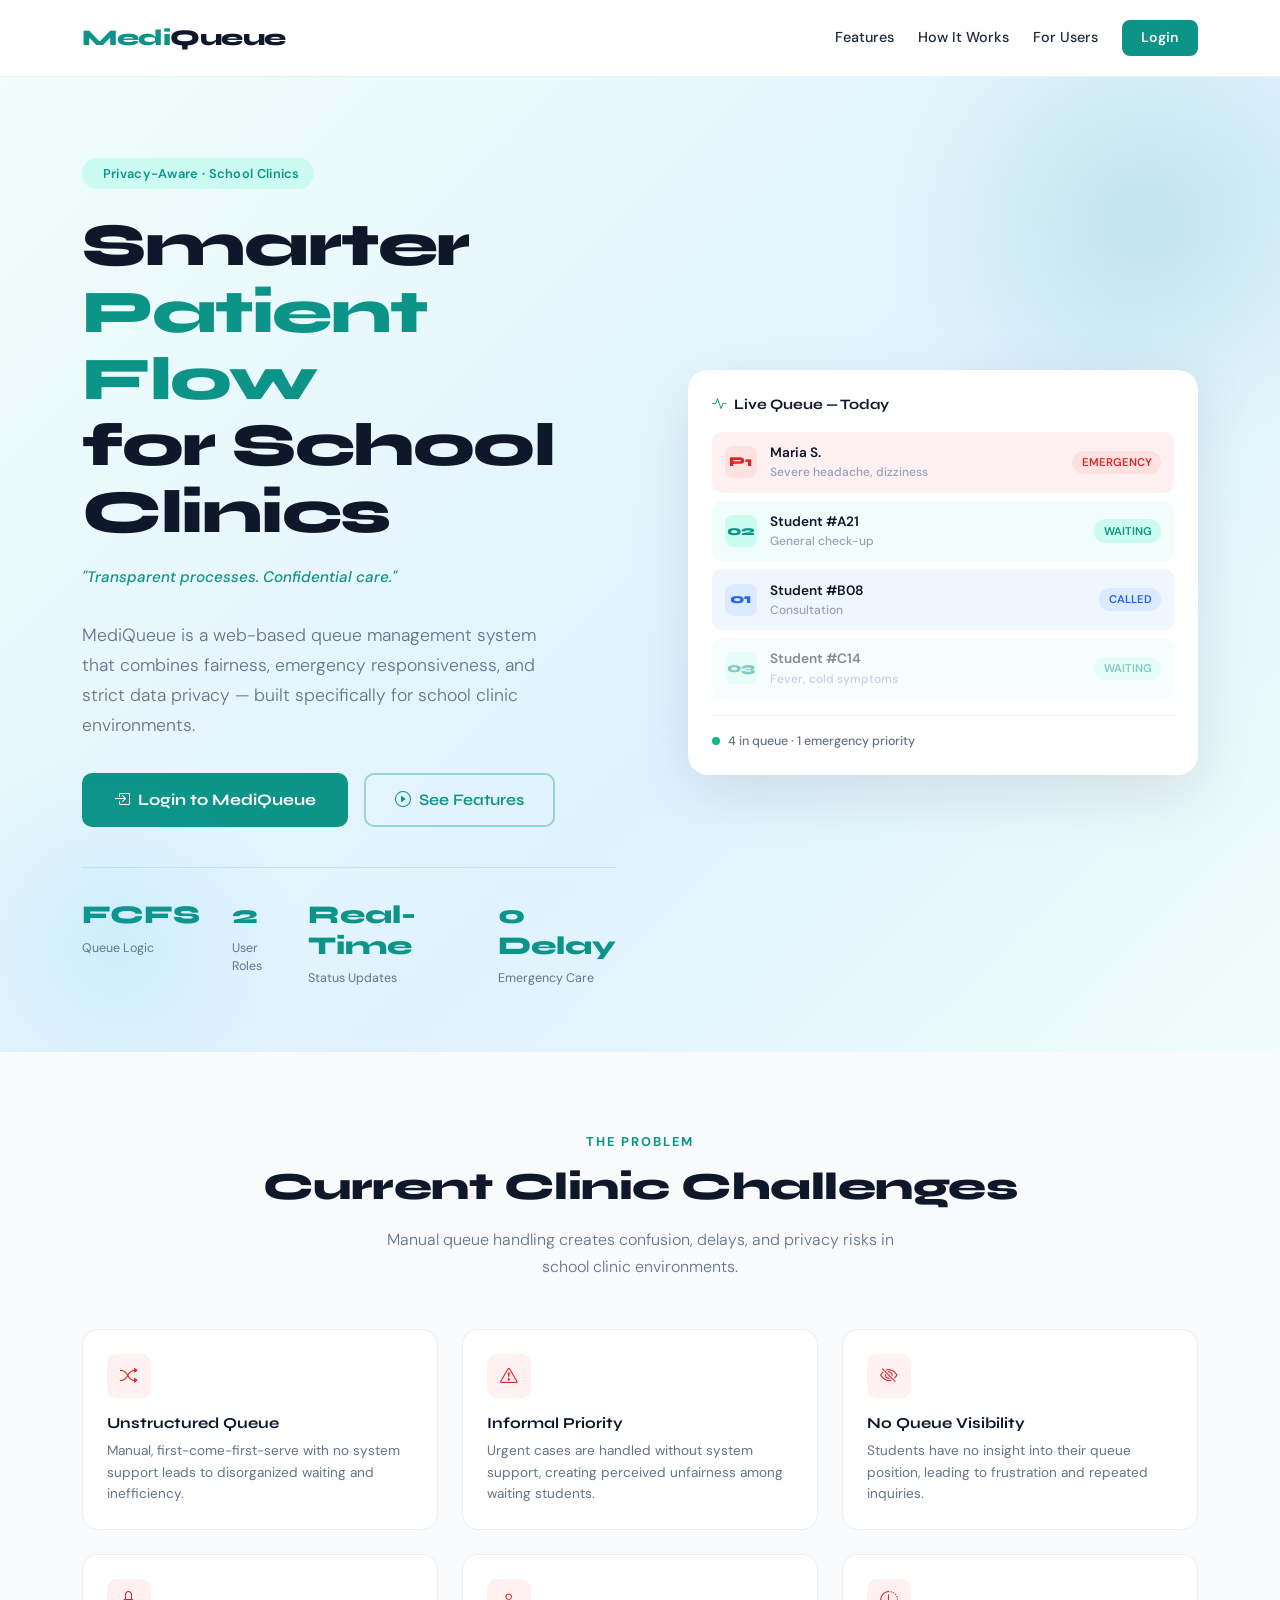
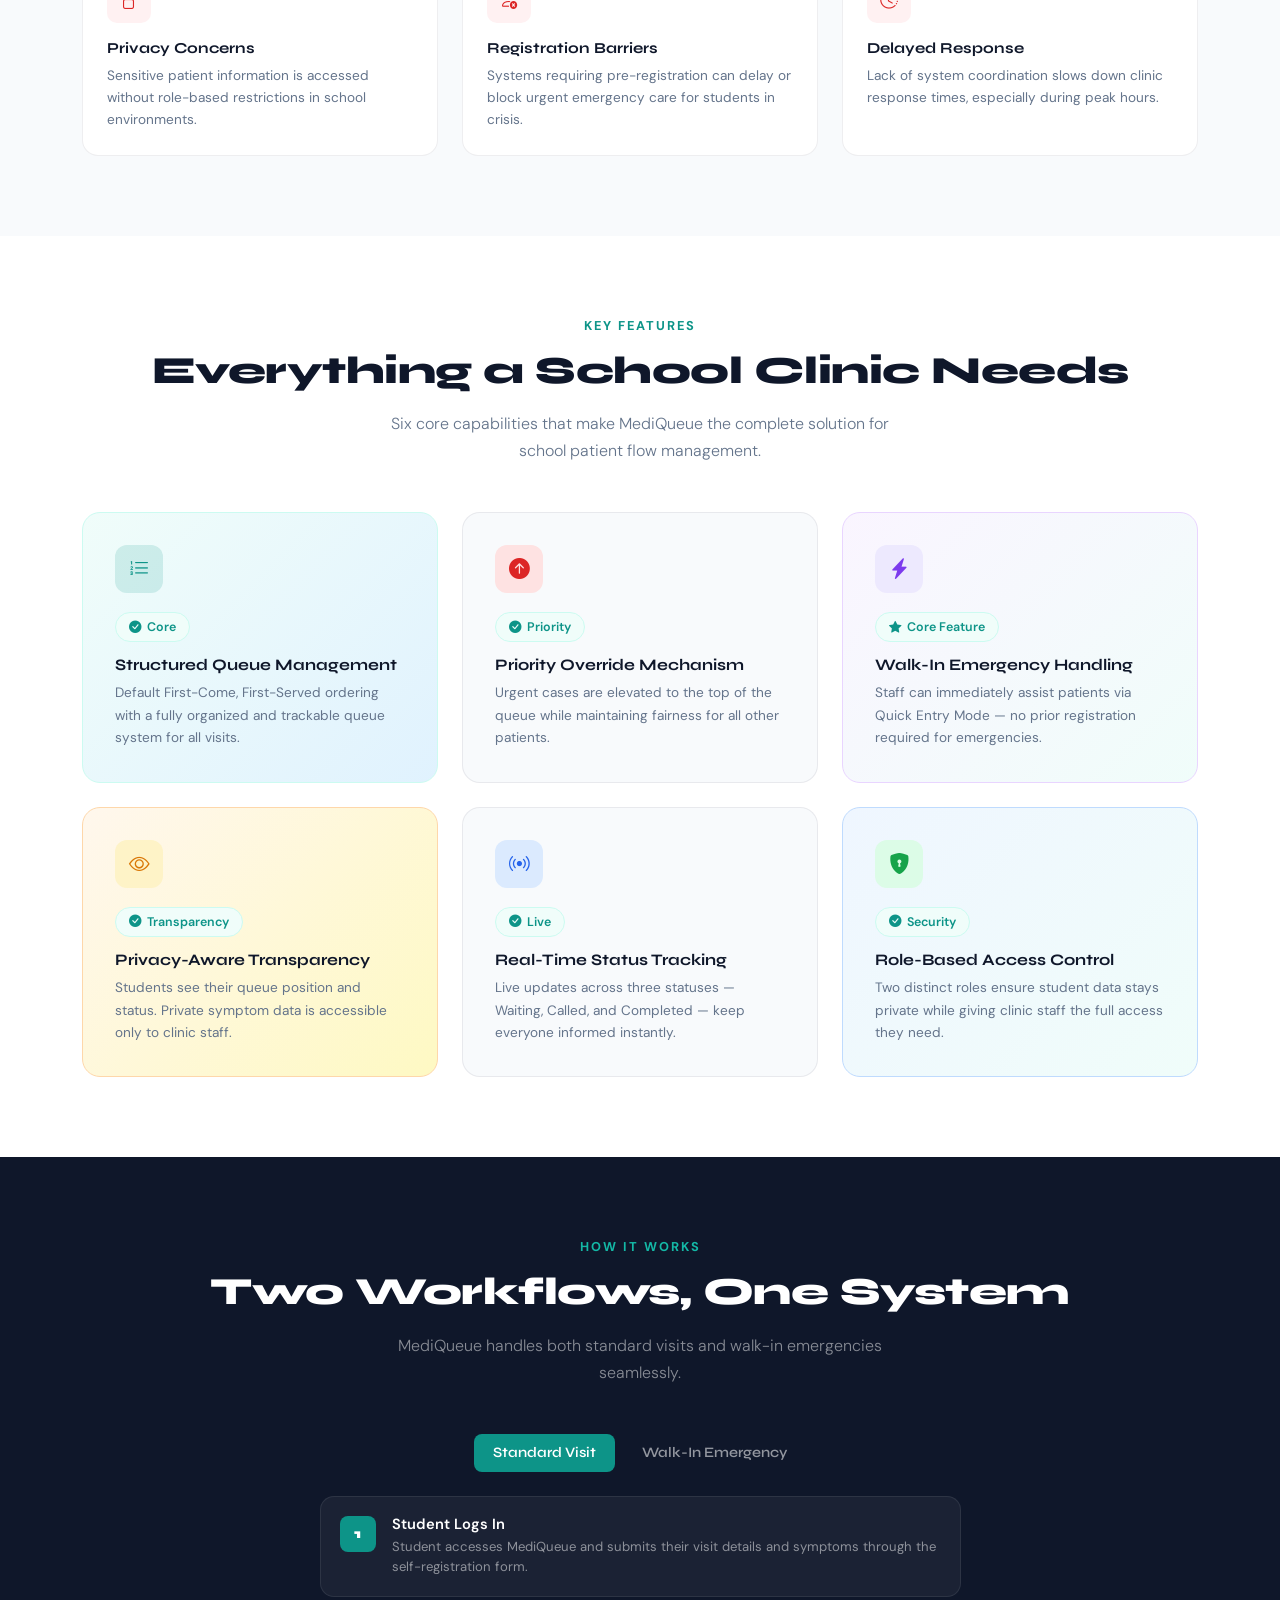
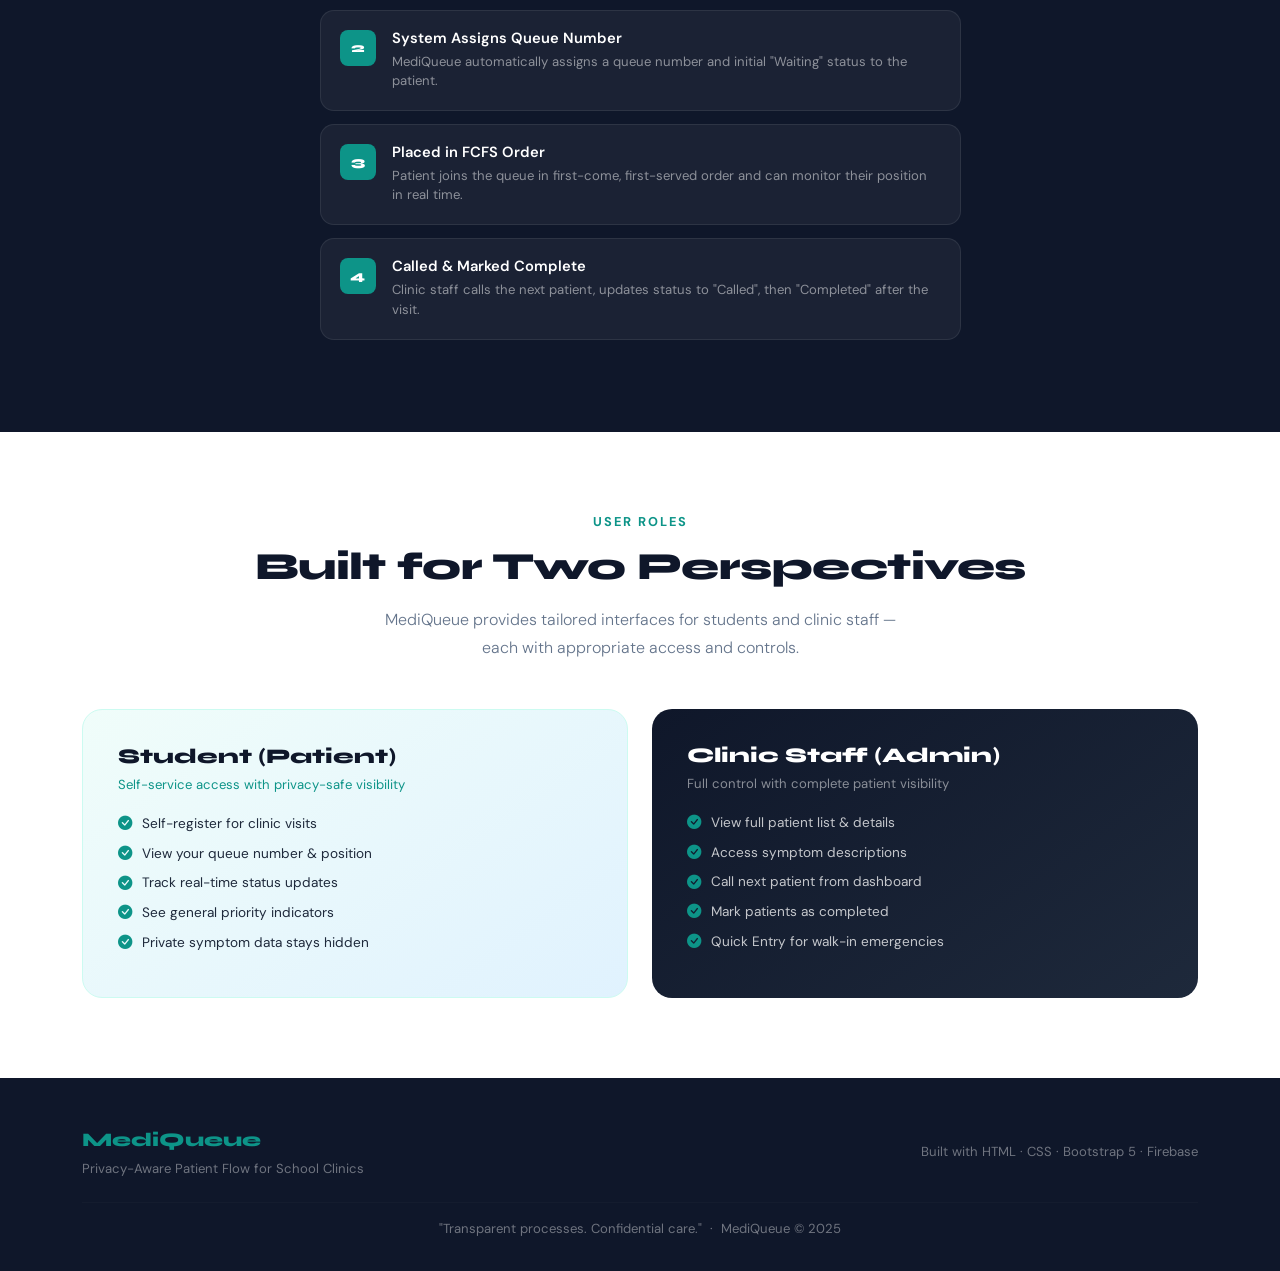
<file: index.html>
<!doctype html>
<html lang="en">
  <head>
    <meta charset="UTF-8" />
    <meta name="viewport" content="width=device-width, initial-scale=1.0" />
    <title>MediQueue — Privacy-Aware Patient Flow</title>
    <link
      href="https://cdn.jsdelivr.net/npm/bootstrap@5.3.3/dist/css/bootstrap.min.css"
      rel="stylesheet"
    />
    <link
      href="https://fonts.googleapis.com/css2?family=Syne:wght@400;600;700;800&family=DM+Sans:ital,wght@0,300;0,400;0,500;1,300&display=swap"
      rel="stylesheet"
    />
    <link
      href="https://cdn.jsdelivr.net/npm/bootstrap-icons@1.11.3/font/bootstrap-icons.min.css"
      rel="stylesheet"
    />
    <style>
      :root {
        --teal: #0d9488;
        --teal-light: #14b8a6;
        --teal-pale: #ccfbf1;
        --navy: #0f172a;
        --slate: #1e293b;
        --muted: #64748b;
        --soft: #f8fafc;
        --white: #ffffff;
        --accent: #f0fdfa;
      }

      * {
        margin: 0;
        padding: 0;
        box-sizing: border-box;
      }

      body {
        font-family: "DM Sans", sans-serif;
        background: var(--white);
        color: var(--navy);
        overflow-x: hidden;
      }

      h1,
      h2,
      h3,
      h4,
      h5,
      .display-font {
        font-family: "Syne", sans-serif;
      }

      /* ── NAVBAR ── */
      .navbar {
        background: rgba(255, 255, 255, 0.92);
        backdrop-filter: blur(12px);
        border-bottom: 1px solid rgba(13, 148, 136, 0.1);
        padding: 1rem 0;
        position: sticky;
        top: 0;
        z-index: 1000;
      }
      .navbar-brand {
        font-family: "Syne", sans-serif;
        font-weight: 800;
        font-size: 1.4rem;
        color: var(--teal) !important;
        letter-spacing: -0.5px;
      }
      .navbar-brand span {
        color: var(--navy);
      }
      .nav-link {
        font-size: 0.9rem;
        font-weight: 500;
        color: var(--slate) !important;
        transition: color 0.2s;
      }
      .nav-link:hover {
        color: var(--teal) !important;
      }
      .btn-nav-login {
        background: var(--teal);
        color: white !important;
        border-radius: 8px;
        padding: 0.45rem 1.2rem !important;
        font-weight: 600;
        font-size: 0.88rem;
        transition:
          background 0.2s,
          transform 0.15s;
      }
      .btn-nav-login:hover {
        background: #0b7c72;
        transform: translateY(-1px);
      }

      /* ── HERO ── */
      .hero {
        min-height: 92vh;
        display: flex;
        align-items: center;
        background: linear-gradient(
          135deg,
          #f0fdfa 0%,
          #e0f2fe 60%,
          #f0fdfa 100%
        );
        position: relative;
        overflow: hidden;
        padding: 5rem 0 4rem;
      }
      .hero::before {
        content: "";
        position: absolute;
        top: -120px;
        right: -120px;
        width: 520px;
        height: 520px;
        background: radial-gradient(
          circle,
          rgba(13, 148, 136, 0.15) 0%,
          transparent 70%
        );
        border-radius: 50%;
      }
      .hero::after {
        content: "";
        position: absolute;
        bottom: -80px;
        left: -80px;
        width: 380px;
        height: 380px;
        background: radial-gradient(
          circle,
          rgba(14, 165, 233, 0.1) 0%,
          transparent 70%
        );
        border-radius: 50%;
      }
      .hero-badge {
        display: inline-flex;
        align-items: center;
        gap: 0.4rem;
        background: var(--teal-pale);
        color: var(--teal);
        font-size: 0.8rem;
        font-weight: 600;
        padding: 0.35rem 0.9rem;
        border-radius: 999px;
        margin-bottom: 1.5rem;
        letter-spacing: 0.3px;
      }
      .hero h1 {
        font-size: clamp(2.4rem, 5vw, 3.8rem);
        font-weight: 800;
        line-height: 1.1;
        letter-spacing: -1.5px;
        color: var(--navy);
        margin-bottom: 1.2rem;
      }
      .hero h1 .highlight {
        color: var(--teal);
      }
      .hero p.lead {
        font-size: 1.1rem;
        color: var(--muted);
        max-width: 480px;
        line-height: 1.7;
        margin-bottom: 2rem;
        font-weight: 300;
      }
      .tagline {
        font-style: italic;
        color: var(--teal);
        font-size: 0.95rem;
        margin-bottom: 2rem;
        font-weight: 500;
      }
      .btn-hero-primary {
        background: var(--teal);
        color: white;
        border: none;
        border-radius: 10px;
        padding: 0.85rem 2rem;
        font-family: "Syne", sans-serif;
        font-weight: 700;
        font-size: 1rem;
        transition: all 0.2s;
        text-decoration: none;
        display: inline-flex;
        align-items: center;
        gap: 0.5rem;
      }
      .btn-hero-primary:hover {
        background: #0b7c72;
        color: white;
        transform: translateY(-2px);
        box-shadow: 0 8px 24px rgba(13, 148, 136, 0.3);
      }
      .btn-hero-outline {
        border: 2px solid rgba(13, 148, 136, 0.35);
        color: var(--teal);
        border-radius: 10px;
        padding: 0.82rem 1.8rem;
        font-family: "Syne", sans-serif;
        font-weight: 600;
        font-size: 1rem;
        transition: all 0.2s;
        text-decoration: none;
        display: inline-flex;
        align-items: center;
        gap: 0.5rem;
      }
      .btn-hero-outline:hover {
        background: var(--teal-pale);
        border-color: var(--teal);
        color: var(--teal);
      }
      .hero-stats {
        display: flex;
        gap: 2rem;
        margin-top: 2.5rem;
        padding-top: 2rem;
        border-top: 1px solid rgba(13, 148, 136, 0.15);
      }
      .stat-item h4 {
        font-size: 1.6rem;
        font-weight: 800;
        color: var(--teal);
      }
      .stat-item p {
        font-size: 0.78rem;
        color: var(--muted);
        font-weight: 400;
        margin: 0;
      }

      /* ── HERO VISUAL ── */
      .hero-card {
        background: white;
        border-radius: 20px;
        box-shadow: 0 20px 60px rgba(15, 23, 42, 0.1);
        padding: 1.5rem;
        position: relative;
        animation: float 4s ease-in-out infinite;
      }
      @keyframes float {
        0%,
        100% {
          transform: translateY(0px);
        }
        50% {
          transform: translateY(-10px);
        }
      }
      .queue-item {
        display: flex;
        align-items: center;
        gap: 0.8rem;
        padding: 0.7rem 0.8rem;
        border-radius: 10px;
        margin-bottom: 0.5rem;
        font-size: 0.85rem;
        font-weight: 500;
      }
      .queue-item.urgent {
        background: #fff1f2;
      }
      .queue-item.waiting {
        background: #f0fdfa;
      }
      .queue-item.called {
        background: #eff6ff;
      }
      .queue-num {
        width: 32px;
        height: 32px;
        border-radius: 8px;
        display: flex;
        align-items: center;
        justify-content: center;
        font-family: "Syne", sans-serif;
        font-weight: 800;
        font-size: 0.85rem;
        flex-shrink: 0;
      }
      .queue-num.urgent {
        background: #fee2e2;
        color: #dc2626;
      }
      .queue-num.waiting {
        background: #ccfbf1;
        color: #0d9488;
      }
      .queue-num.called {
        background: #dbeafe;
        color: #2563eb;
      }
      .queue-badge {
        margin-left: auto;
        font-size: 0.7rem;
        padding: 0.2rem 0.6rem;
        border-radius: 999px;
        font-weight: 600;
      }
      .badge-urgent {
        background: #fee2e2;
        color: #dc2626;
      }
      .badge-waiting {
        background: #ccfbf1;
        color: #0d9488;
      }
      .badge-called {
        background: #dbeafe;
        color: #2563eb;
      }
      .card-header-label {
        font-family: "Syne", sans-serif;
        font-weight: 700;
        font-size: 0.9rem;
        color: var(--navy);
        margin-bottom: 1rem;
        display: flex;
        align-items: center;
        gap: 0.5rem;
      }

      /* ── SECTION BASE ── */
      section {
        padding: 5rem 0;
      }
      .section-label {
        font-size: 0.8rem;
        font-weight: 700;
        letter-spacing: 2px;
        text-transform: uppercase;
        color: var(--teal);
        margin-bottom: 0.8rem;
      }
      .section-title {
        font-size: clamp(1.8rem, 3vw, 2.5rem);
        font-weight: 800;
        letter-spacing: -0.5px;
        color: var(--navy);
        margin-bottom: 1rem;
      }
      .section-sub {
        color: var(--muted);
        font-size: 1rem;
        max-width: 520px;
        line-height: 1.7;
        font-weight: 300;
      }

      /* ── PROBLEM SECTION ── */
      .problem-section {
        background: var(--soft);
      }
      .problem-card {
        background: white;
        border-radius: 16px;
        padding: 1.5rem;
        border: 1px solid rgba(15, 23, 42, 0.07);
        height: 100%;
        transition:
          box-shadow 0.2s,
          transform 0.2s;
      }
      .problem-card:hover {
        box-shadow: 0 8px 30px rgba(15, 23, 42, 0.08);
        transform: translateY(-3px);
      }
      .problem-icon {
        width: 44px;
        height: 44px;
        background: #fff1f2;
        border-radius: 10px;
        display: flex;
        align-items: center;
        justify-content: center;
        margin-bottom: 1rem;
        color: #dc2626;
        font-size: 1.1rem;
      }
      .problem-card h5 {
        font-size: 0.95rem;
        font-weight: 700;
        margin-bottom: 0.5rem;
        color: var(--navy);
      }
      .problem-card p {
        font-size: 0.85rem;
        color: var(--muted);
        line-height: 1.6;
        margin: 0;
      }

      /* ── FEATURES ── */
      .features-section {
        background: white;
      }
      .feature-pill {
        display: inline-flex;
        align-items: center;
        gap: 0.4rem;
        background: var(--accent);
        border: 1px solid var(--teal-pale);
        color: var(--teal);
        font-size: 0.78rem;
        font-weight: 600;
        padding: 0.3rem 0.8rem;
        border-radius: 999px;
        margin-bottom: 0.8rem;
      }
      .feature-card {
        border-radius: 18px;
        padding: 2rem;
        height: 100%;
        transition:
          transform 0.2s,
          box-shadow 0.2s;
      }
      .feature-card:hover {
        transform: translateY(-4px);
        box-shadow: 0 12px 40px rgba(15, 23, 42, 0.1);
      }
      .feature-card.card-a {
        background: linear-gradient(135deg, #f0fdfa, #e0f2fe);
        border: 1px solid var(--teal-pale);
      }
      .feature-card.card-b {
        background: var(--soft);
        border: 1px solid rgba(15, 23, 42, 0.07);
      }
      .feature-card.card-c {
        background: linear-gradient(135deg, #faf5ff, #f0fdfa);
        border: 1px solid #e9d5ff;
      }
      .feature-card.card-d {
        background: linear-gradient(135deg, #fff7ed, #fef9c3);
        border: 1px solid #fed7aa;
      }
      .feature-card.card-e {
        background: var(--soft);
        border: 1px solid rgba(15, 23, 42, 0.07);
      }
      .feature-card.card-f {
        background: linear-gradient(135deg, #eff6ff, #f0fdfa);
        border: 1px solid #bfdbfe;
      }
      .feat-icon {
        width: 48px;
        height: 48px;
        border-radius: 12px;
        display: flex;
        align-items: center;
        justify-content: center;
        font-size: 1.3rem;
        margin-bottom: 1.2rem;
      }
      .feat-icon.teal {
        background: rgba(13, 148, 136, 0.15);
        color: var(--teal);
      }
      .feat-icon.red {
        background: #fee2e2;
        color: #dc2626;
      }
      .feat-icon.violet {
        background: #ede9fe;
        color: #7c3aed;
      }
      .feat-icon.amber {
        background: #fef3c7;
        color: #d97706;
      }
      .feat-icon.blue {
        background: #dbeafe;
        color: #2563eb;
      }
      .feat-icon.green {
        background: #dcfce7;
        color: #16a34a;
      }
      .feature-card h5 {
        font-size: 1rem;
        font-weight: 700;
        margin-bottom: 0.5rem;
        color: var(--navy);
      }
      .feature-card p {
        font-size: 0.85rem;
        color: var(--muted);
        line-height: 1.65;
        margin: 0;
      }

      /* ── HOW IT WORKS ── */
      .workflow-section {
        background: var(--navy);
        color: white;
      }
      .workflow-section .section-label {
        color: var(--teal-light);
      }
      .workflow-section .section-title {
        color: white;
      }
      .workflow-section .section-sub {
        color: rgba(255, 255, 255, 0.55);
      }
      .workflow-tabs .nav-link {
        color: rgba(255, 255, 255, 0.55) !important;
        font-family: "Syne", sans-serif;
        font-weight: 600;
        font-size: 0.9rem;
        border-radius: 8px;
        padding: 0.5rem 1.2rem;
        transition: all 0.2s;
        border: none;
      }
      .workflow-tabs .nav-link.active {
        background: var(--teal) !important;
        color: white !important;
      }
      .step-item {
        display: flex;
        align-items: flex-start;
        gap: 1rem;
        padding: 1.2rem;
        border-radius: 14px;
        background: rgba(255, 255, 255, 0.05);
        border: 1px solid rgba(255, 255, 255, 0.08);
        margin-bottom: 0.8rem;
      }
      .step-num {
        width: 36px;
        height: 36px;
        background: var(--teal);
        border-radius: 8px;
        display: flex;
        align-items: center;
        justify-content: center;
        font-family: "Syne", sans-serif;
        font-weight: 800;
        font-size: 0.85rem;
        color: white;
        flex-shrink: 0;
      }
      .step-item h6 {
        font-size: 0.92rem;
        font-weight: 600;
        margin-bottom: 0.25rem;
        color: white;
      }
      .step-item p {
        font-size: 0.82rem;
        color: rgba(255, 255, 255, 0.5);
        margin: 0;
        line-height: 1.5;
      }

      /* ── ROLES ── */
      .roles-section {
        background: white;
      }
      .role-card {
        border-radius: 20px;
        padding: 2.2rem;
        height: 100%;
      }
      .role-card.student {
        background: linear-gradient(145deg, #f0fdfa, #e0f2fe);
        border: 1px solid var(--teal-pale);
      }
      .role-card.staff {
        background: linear-gradient(145deg, #0f172a, #1e293b);
        color: white;
      }
      .role-icon {
        font-size: 2rem;
        margin-bottom: 1.2rem;
      }
      .role-card h4 {
        font-size: 1.3rem;
        font-weight: 800;
        margin-bottom: 0.3rem;
      }
      .role-card.student h4 {
        color: var(--navy);
      }
      .role-card.staff h4 {
        color: white;
      }
      .role-card .sub {
        font-size: 0.82rem;
        margin-bottom: 1.2rem;
      }
      .role-card.student .sub {
        color: var(--teal);
      }
      .role-card.staff .sub {
        color: rgba(255, 255, 255, 0.5);
      }
      .role-feature {
        display: flex;
        align-items: center;
        gap: 0.6rem;
        font-size: 0.85rem;
        margin-bottom: 0.5rem;
      }
      .role-card.student .role-feature {
        color: var(--slate);
      }
      .role-card.staff .role-feature {
        color: rgba(255, 255, 255, 0.75);
      }
      .role-feature i {
        color: var(--teal);
        font-size: 0.9rem;
        flex-shrink: 0;
      }

      /* ── CTA ── */
      .cta-section {
        background: linear-gradient(135deg, var(--teal) 0%, #0284c7 100%);
        padding: 5rem 0;
      }
      .cta-section h2 {
        color: white;
        font-size: clamp(2rem, 4vw, 3rem);
        font-weight: 800;
        letter-spacing: -1px;
        margin-bottom: 1rem;
      }
      .cta-section p {
        color: rgba(255, 255, 255, 0.8);
        font-size: 1rem;
        margin-bottom: 2rem;
      }
      .btn-cta {
        background: white;
        color: var(--teal);
        border: none;
        border-radius: 10px;
        padding: 0.9rem 2.2rem;
        font-family: "Syne", sans-serif;
        font-weight: 700;
        font-size: 1rem;
        text-decoration: none;
        display: inline-flex;
        align-items: center;
        gap: 0.5rem;
        transition: all 0.2s;
      }
      .btn-cta:hover {
        transform: translateY(-2px);
        box-shadow: 0 10px 30px rgba(0, 0, 0, 0.2);
        color: var(--teal);
      }

      /* ── FOOTER ── */
      footer {
        background: var(--navy);
        padding: 3rem 0 2rem;
      }
      footer .brand {
        font-family: "Syne", sans-serif;
        font-weight: 800;
        color: var(--teal);
        font-size: 1.2rem;
      }
      footer p {
        color: rgba(255, 255, 255, 0.4);
        font-size: 0.82rem;
        margin: 0;
      }
      footer .divider {
        border-color: rgba(255, 255, 255, 0.08);
        margin: 1.5rem 0 1rem;
      }

      /* ── ANIMATIONS ── */
      .fade-up {
        opacity: 0;
        transform: translateY(30px);
        transition:
          opacity 0.6s ease,
          transform 0.6s ease;
      }
      .fade-up.visible {
        opacity: 1;
        transform: translateY(0);
      }

      /* ── RESPONSIVE ── */
      @media (max-width: 768px) {
        .hero-stats {
          gap: 1.2rem;
        }
        .stat-item h4 {
          font-size: 1.3rem;
        }
      }
    </style>
  </head>
  <body>
    <!-- ── NAVBAR ── -->
    <nav class="navbar navbar-expand-lg">
      <div class="container">
        <a class="navbar-brand" href="#">Medi<span>Queue</span></a>
        <button
          class="navbar-toggler border-0"
          type="button"
          data-bs-toggle="collapse"
          data-bs-target="#navMenu"
        >
          <span class="navbar-toggler-icon"></span>
        </button>
        <div class="collapse navbar-collapse" id="navMenu">
          <ul
            class="navbar-nav ms-auto align-items-lg-center gap-lg-2 mb-2 mb-lg-0"
          >
            <li class="nav-item">
              <a class="nav-link" href="#features">Features</a>
            </li>
            <li class="nav-item">
              <a class="nav-link" href="#how-it-works">How It Works</a>
            </li>
            <li class="nav-item">
              <a class="nav-link" href="#roles">For Users</a>
            </li>
            <li class="nav-item ms-lg-2 mt-2 mt-lg-0">
              <a class="nav-link btn-nav-login" href="mediqueue.html">Login</a>
            </li>
          </ul>
        </div>
      </div>
    </nav>

    <!-- ── HERO ── -->
    <section class="hero">
      <div class="container">
        <div class="row align-items-center g-5">
          <div class="col-lg-6">
            <div class="hero-badge">
              <i class="bi bi-shield-check-fill"></i> Privacy-Aware · School
              Clinics
            </div>
            <h1>
              Smarter <span class="highlight">Patient Flow</span><br />for
              School Clinics
            </h1>
            <p class="tagline">"Transparent processes. Confidential care."</p>
            <p class="lead">
              MediQueue is a web-based queue management system that combines
              fairness, emergency responsiveness, and strict data privacy —
              built specifically for school clinic environments.
            </p>
            <div class="d-flex flex-wrap gap-3">
              <a href="mediqueue.html" class="btn-hero-primary">
                <i class="bi bi-box-arrow-in-right"></i> Login to MediQueue
              </a>
              <a href="#features" class="btn-hero-outline">
                <i class="bi bi-play-circle"></i> See Features
              </a>
            </div>
            <div class="hero-stats">
              <div class="stat-item">
                <h4>FCFS</h4>
                <p>Queue Logic</p>
              </div>
              <div class="stat-item">
                <h4>2</h4>
                <p>User Roles</p>
              </div>
              <div class="stat-item">
                <h4>Real-Time</h4>
                <p>Status Updates</p>
              </div>
              <div class="stat-item">
                <h4>0 Delay</h4>
                <p>Emergency Care</p>
              </div>
            </div>
          </div>
          <div class="col-lg-6">
            <div class="hero-card ms-lg-4">
              <div class="card-header-label">
                <i
                  class="bi bi-activity text-teal"
                  style="color: var(--teal)"
                ></i>
                Live Queue — Today
              </div>
              <div class="queue-item urgent">
                <div class="queue-num urgent">P1</div>
                <div>
                  <div
                    style="font-size: 0.85rem; font-weight: 600; color: #0f172a"
                  >
                    Maria S.
                  </div>
                  <div style="font-size: 0.75rem; color: #94a3b8">
                    Severe headache, dizziness
                  </div>
                </div>
                <span class="queue-badge badge-urgent">EMERGENCY</span>
              </div>
              <div class="queue-item waiting">
                <div class="queue-num waiting">02</div>
                <div>
                  <div
                    style="font-size: 0.85rem; font-weight: 600; color: #0f172a"
                  >
                    Student #A21
                  </div>
                  <div style="font-size: 0.75rem; color: #94a3b8">
                    General check-up
                  </div>
                </div>
                <span class="queue-badge badge-waiting">WAITING</span>
              </div>
              <div class="queue-item called">
                <div class="queue-num called">01</div>
                <div>
                  <div
                    style="font-size: 0.85rem; font-weight: 600; color: #0f172a"
                  >
                    Student #B08
                  </div>
                  <div style="font-size: 0.75rem; color: #94a3b8">
                    Consultation
                  </div>
                </div>
                <span class="queue-badge badge-called">CALLED</span>
              </div>
              <div class="queue-item waiting" style="opacity: 0.5">
                <div class="queue-num waiting">03</div>
                <div>
                  <div
                    style="font-size: 0.85rem; font-weight: 600; color: #0f172a"
                  >
                    Student #C14
                  </div>
                  <div style="font-size: 0.75rem; color: #94a3b8">
                    Fever, cold symptoms
                  </div>
                </div>
                <span class="queue-badge badge-waiting">WAITING</span>
              </div>
              <div
                style="
                  margin-top: 1rem;
                  padding-top: 1rem;
                  border-top: 1px solid #f1f5f9;
                  display: flex;
                  align-items: center;
                  gap: 0.5rem;
                "
              >
                <div
                  style="
                    width: 8px;
                    height: 8px;
                    background: #10b981;
                    border-radius: 50%;
                    animation: pulse 2s infinite;
                  "
                ></div>
                <span
                  style="font-size: 0.78rem; color: #64748b; font-weight: 500"
                  >4 in queue · 1 emergency priority</span
                >
              </div>
            </div>
          </div>
        </div>
      </div>
    </section>

    <!-- ── PROBLEM ── -->
    <section class="problem-section fade-up">
      <div class="container">
        <div class="text-center mb-5">
          <div class="section-label">The Problem</div>
          <h2 class="section-title">Current Clinic Challenges</h2>
          <p class="section-sub mx-auto">
            Manual queue handling creates confusion, delays, and privacy risks
            in school clinic environments.
          </p>
        </div>
        <div class="row g-4">
          <div class="col-md-6 col-lg-4">
            <div class="problem-card">
              <div class="problem-icon"><i class="bi bi-shuffle"></i></div>
              <h5>Unstructured Queue</h5>
              <p>
                Manual, first-come-first-serve with no system support leads to
                disorganized waiting and inefficiency.
              </p>
            </div>
          </div>
          <div class="col-md-6 col-lg-4">
            <div class="problem-card">
              <div class="problem-icon">
                <i class="bi bi-exclamation-triangle"></i>
              </div>
              <h5>Informal Priority</h5>
              <p>
                Urgent cases are handled without system support, creating
                perceived unfairness among waiting students.
              </p>
            </div>
          </div>
          <div class="col-md-6 col-lg-4">
            <div class="problem-card">
              <div class="problem-icon"><i class="bi bi-eye-slash"></i></div>
              <h5>No Queue Visibility</h5>
              <p>
                Students have no insight into their queue position, leading to
                frustration and repeated inquiries.
              </p>
            </div>
          </div>
          <div class="col-md-6 col-lg-4">
            <div class="problem-card">
              <div class="problem-icon"><i class="bi bi-lock"></i></div>
              <h5>Privacy Concerns</h5>
              <p>
                Sensitive patient information is accessed without role-based
                restrictions in school environments.
              </p>
            </div>
          </div>
          <div class="col-md-6 col-lg-4">
            <div class="problem-card">
              <div class="problem-icon"><i class="bi bi-person-x"></i></div>
              <h5>Registration Barriers</h5>
              <p>
                Systems requiring pre-registration can delay or block urgent
                emergency care for students in crisis.
              </p>
            </div>
          </div>
          <div class="col-md-6 col-lg-4">
            <div class="problem-card">
              <div class="problem-icon">
                <i class="bi bi-clock-history"></i>
              </div>
              <h5>Delayed Response</h5>
              <p>
                Lack of system coordination slows down clinic response times,
                especially during peak hours.
              </p>
            </div>
          </div>
        </div>
      </div>
    </section>

    <!-- ── FEATURES ── -->
    <section class="features-section fade-up" id="features">
      <div class="container">
        <div class="text-center mb-5">
          <div class="section-label">Key Features</div>
          <h2 class="section-title">Everything a School Clinic Needs</h2>
          <p class="section-sub mx-auto">
            Six core capabilities that make MediQueue the complete solution for
            school patient flow management.
          </p>
        </div>
        <div class="row g-4">
          <div class="col-md-6 col-lg-4">
            <div class="feature-card card-a">
              <div class="feat-icon teal"><i class="bi bi-list-ol"></i></div>
              <div class="feature-pill">
                <i class="bi bi-check-circle-fill"></i> Core
              </div>
              <h5>Structured Queue Management</h5>
              <p>
                Default First-Come, First-Served ordering with a fully organized
                and trackable queue system for all visits.
              </p>
            </div>
          </div>
          <div class="col-md-6 col-lg-4">
            <div class="feature-card card-b">
              <div class="feat-icon red">
                <i class="bi bi-arrow-up-circle-fill"></i>
              </div>
              <div class="feature-pill">
                <i class="bi bi-check-circle-fill"></i> Priority
              </div>
              <h5>Priority Override Mechanism</h5>
              <p>
                Urgent cases are elevated to the top of the queue while
                maintaining fairness for all other patients.
              </p>
            </div>
          </div>
          <div class="col-md-6 col-lg-4">
            <div class="feature-card card-c">
              <div class="feat-icon violet">
                <i class="bi bi-lightning-charge-fill"></i>
              </div>
              <div class="feature-pill">
                <i class="bi bi-star-fill"></i> Core Feature
              </div>
              <h5>Walk-In Emergency Handling</h5>
              <p>
                Staff can immediately assist patients via Quick Entry Mode — no
                prior registration required for emergencies.
              </p>
            </div>
          </div>
          <div class="col-md-6 col-lg-4">
            <div class="feature-card card-d">
              <div class="feat-icon amber"><i class="bi bi-eye"></i></div>
              <div class="feature-pill">
                <i class="bi bi-check-circle-fill"></i> Transparency
              </div>
              <h5>Privacy-Aware Transparency</h5>
              <p>
                Students see their queue position and status. Private symptom
                data is accessible only to clinic staff.
              </p>
            </div>
          </div>
          <div class="col-md-6 col-lg-4">
            <div class="feature-card card-e">
              <div class="feat-icon blue"><i class="bi bi-broadcast"></i></div>
              <div class="feature-pill">
                <i class="bi bi-check-circle-fill"></i> Live
              </div>
              <h5>Real-Time Status Tracking</h5>
              <p>
                Live updates across three statuses — Waiting, Called, and
                Completed — keep everyone informed instantly.
              </p>
            </div>
          </div>
          <div class="col-md-6 col-lg-4">
            <div class="feature-card card-f">
              <div class="feat-icon green">
                <i class="bi bi-shield-lock-fill"></i>
              </div>
              <div class="feature-pill">
                <i class="bi bi-check-circle-fill"></i> Security
              </div>
              <h5>Role-Based Access Control</h5>
              <p>
                Two distinct roles ensure student data stays private while
                giving clinic staff the full access they need.
              </p>
            </div>
          </div>
        </div>
      </div>
    </section>

    <!-- ── HOW IT WORKS ── -->
    <section class="workflow-section fade-up" id="how-it-works">
      <div class="container">
        <div class="text-center mb-5">
          <div class="section-label">How It Works</div>
          <h2 class="section-title">Two Workflows, One System</h2>
          <p
            class="section-sub mx-auto"
            style="color: rgba(255, 255, 255, 0.5)"
          >
            MediQueue handles both standard visits and walk-in emergencies
            seamlessly.
          </p>
        </div>
        <div class="d-flex justify-content-center mb-4">
          <ul class="nav workflow-tabs gap-2" id="workflowTab">
            <li class="nav-item">
              <button
                class="nav-link active"
                data-bs-toggle="tab"
                data-bs-target="#standard"
              >
                Standard Visit
              </button>
            </li>
            <li class="nav-item">
              <button
                class="nav-link"
                data-bs-toggle="tab"
                data-bs-target="#emergency"
              >
                Walk-In Emergency
              </button>
            </li>
          </ul>
        </div>
        <div class="tab-content">
          <div class="tab-pane fade show active" id="standard">
            <div class="row justify-content-center">
              <div class="col-lg-7">
                <div class="step-item">
                  <div class="step-num">1</div>
                  <div>
                    <h6>Student Logs In</h6>
                    <p>
                      Student accesses MediQueue and submits their visit details
                      and symptoms through the self-registration form.
                    </p>
                  </div>
                </div>
                <div class="step-item">
                  <div class="step-num">2</div>
                  <div>
                    <h6>System Assigns Queue Number</h6>
                    <p>
                      MediQueue automatically assigns a queue number and initial
                      "Waiting" status to the patient.
                    </p>
                  </div>
                </div>
                <div class="step-item">
                  <div class="step-num">3</div>
                  <div>
                    <h6>Placed in FCFS Order</h6>
                    <p>
                      Patient joins the queue in first-come, first-served order
                      and can monitor their position in real time.
                    </p>
                  </div>
                </div>
                <div class="step-item">
                  <div class="step-num">4</div>
                  <div>
                    <h6>Called & Marked Complete</h6>
                    <p>
                      Clinic staff calls the next patient, updates status to
                      "Called", then "Completed" after the visit.
                    </p>
                  </div>
                </div>
              </div>
            </div>
          </div>
          <div class="tab-pane fade" id="emergency">
            <div class="row justify-content-center">
              <div class="col-lg-7">
                <div class="step-item">
                  <div class="step-num" style="background: #dc2626">!</div>
                  <div>
                    <h6>Student Proceeds Directly to Clinic</h6>
                    <p>
                      In an emergency, no prior system registration is required
                      — the student goes directly to the clinic for immediate
                      care.
                    </p>
                  </div>
                </div>
                <div class="step-item">
                  <div class="step-num" style="background: #dc2626">2</div>
                  <div>
                    <h6>Staff Provides Immediate Assistance</h6>
                    <p>
                      Clinic staff attends to the patient without any system
                      delays — emergency care is never gated by registration.
                    </p>
                  </div>
                </div>
                <div class="step-item">
                  <div class="step-num" style="background: #dc2626">3</div>
                  <div>
                    <h6>Quick Entry Mode Activated</h6>
                    <p>
                      Staff logs the patient via Quick Entry Mode — a rapid
                      input form designed for speed under pressure.
                    </p>
                  </div>
                </div>
                <div class="step-item">
                  <div class="step-num" style="background: #dc2626">4</div>
                  <div>
                    <h6>Priority Status Assigned</h6>
                    <p>
                      Patient is assigned emergency priority and placed at the
                      top of the queue automatically.
                    </p>
                  </div>
                </div>
              </div>
            </div>
          </div>
        </div>
      </div>
    </section>

    <!-- ── ROLES ── -->
    <section class="roles-section fade-up" id="roles">
      <div class="container">
        <div class="text-center mb-5">
          <div class="section-label">User Roles</div>
          <h2 class="section-title">Built for Two Perspectives</h2>
          <p class="section-sub mx-auto">
            MediQueue provides tailored interfaces for students and clinic staff
            — each with appropriate access and controls.
          </p>
        </div>
        <div class="row g-4">
          <div class="col-lg-6">
            <div class="role-card student">
              <h4>Student (Patient)</h4>
              <p class="sub">
                Self-service access with privacy-safe visibility
              </p>
              <div class="role-feature">
                <i class="bi bi-check-circle-fill"></i> Self-register for clinic
                visits
              </div>
              <div class="role-feature">
                <i class="bi bi-check-circle-fill"></i> View your queue number &
                position
              </div>
              <div class="role-feature">
                <i class="bi bi-check-circle-fill"></i> Track real-time status
                updates
              </div>
              <div class="role-feature">
                <i class="bi bi-check-circle-fill"></i> See general priority
                indicators
              </div>
              <div class="role-feature">
                <i class="bi bi-check-circle-fill"></i> Private symptom data
                stays hidden
              </div>
            </div>
          </div>
          <div class="col-lg-6">
            <div class="role-card staff">
              <h4>Clinic Staff (Admin)</h4>
              <p class="sub">Full control with complete patient visibility</p>
              <div class="role-feature">
                <i class="bi bi-check-circle-fill"></i> View full patient list &
                details
              </div>
              <div class="role-feature">
                <i class="bi bi-check-circle-fill"></i> Access symptom
                descriptions
              </div>
              <div class="role-feature">
                <i class="bi bi-check-circle-fill"></i> Call next patient from
                dashboard
              </div>
              <div class="role-feature">
                <i class="bi bi-check-circle-fill"></i> Mark patients as
                completed
              </div>
              <div class="role-feature">
                <i class="bi bi-check-circle-fill"></i> Quick Entry for walk-in
                emergencies
              </div>
            </div>
          </div>
        </div>
      </div>
    </section>

    <!-- ── FOOTER ── -->
    <footer>
      <div class="container">
        <div class="row align-items-center">
          <div class="col-md-6 mb-3 mb-md-0">
            <div class="brand">MediQueue</div>
            <p class="mt-1">Privacy-Aware Patient Flow for School Clinics</p>
          </div>
          <div class="col-md-6 text-md-end">
            <p>Built with HTML · CSS · Bootstrap 5 · Firebase</p>
          </div>
        </div>
        <hr class="divider" />
        <p class="text-center">
          "Transparent processes. Confidential care." &nbsp;·&nbsp; MediQueue ©
          2025
        </p>
      </div>
    </footer>

    <script src="https://cdn.jsdelivr.net/npm/bootstrap@5.3.3/dist/js/bootstrap.bundle.min.js"></script>
    <script>
      // Scroll animations
      const observer = new IntersectionObserver(
        (entries) => {
          entries.forEach((e) => {
            if (e.isIntersecting) {
              e.target.classList.add("visible");
            }
          });
        },
        { threshold: 0.1 },
      );
      document
        .querySelectorAll(".fade-up")
        .forEach((el) => observer.observe(el));

      // Pulse animation for live dot
      const style = document.createElement("style");
      style.textContent = `@keyframes pulse { 0%,100%{opacity:1;transform:scale(1)} 50%{opacity:0.5;transform:scale(1.4)} }`;
      document.head.appendChild(style);
    </script>
  </body>
</html>
</file>
